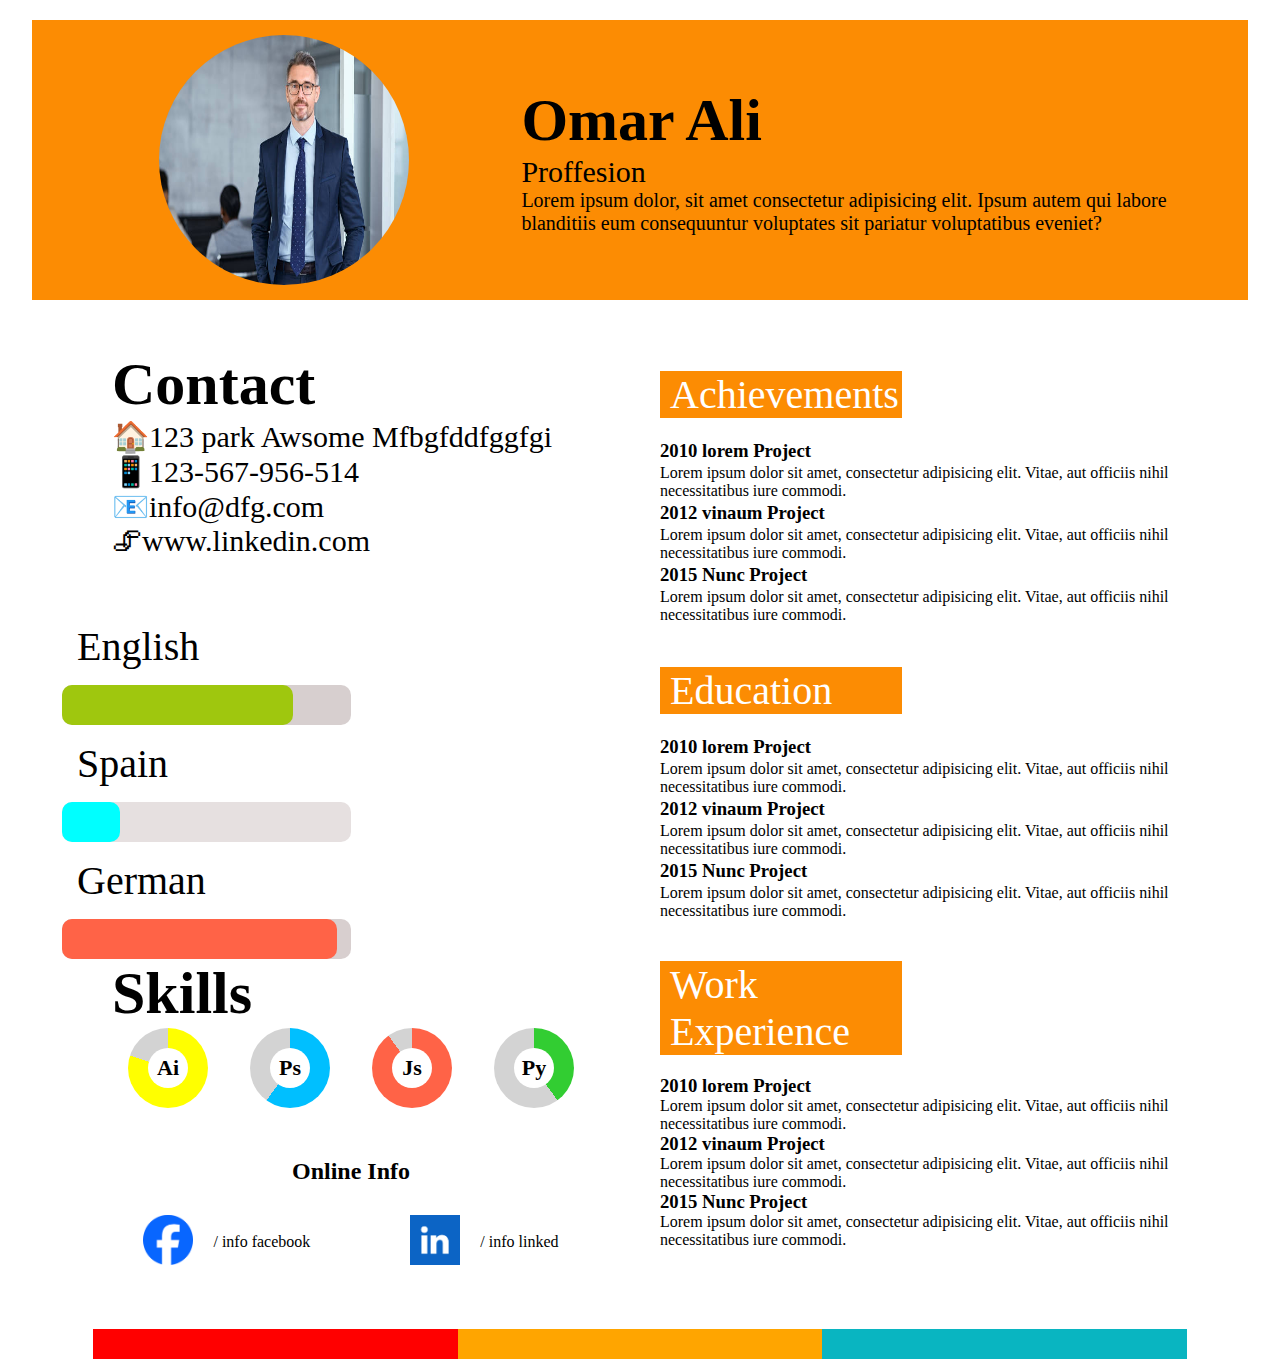
<file: HTML5/lab 3/index.html>
<!DOCTYPE html>
<html lang="en">
<head>
    <meta charset="UTF-8">
    <meta name="viewport" content="width=device-width, initial-scale=1.0">
    <link rel="stylesheet" href="main.css">
    <title>CV</title>
</head>
<body>
    <nav>
        <div class="nav-header">
            <div class="nav-img">
                <img src="./profile.jpg" alt="">
            </div>
            <div class="nav-des">
                <h1>Omar Ali</h1>
                <span>Proffesion</span>
                <p>Lorem ipsum dolor, sit amet consectetur adipisicing elit. Ipsum autem qui labore blanditiis eum consequuntur voluptates sit pariatur voluptatibus eveniet?</p>

            </div>
        </div>

    </nav>
    <section class="main-content">
        <div class="left">
            <div class="contact">
                <h2>Contact</h2>
                <p>🏠123 park Awsome Mfbgfddfggfgi</p>
                <p>📱123-567-956-514</p>
                <p>📧info@dfg.com</p>
                <p>🖇www.linkedin.com</p>
            </div>
            <div class="language">
                <p>English</p>
                <div class="english">
                    <div></div>
                </div>
                <p>Spain</p>
                <div class="spain">
                    <div></div>
                </div>
                <p>German</p>
                <div class="german">
                    <div>
                        
                    </div>
                </div>
            </div>
            <div class="skills">

                <h2>Skills</h2>
                <div class="skills-items">

                        <div class="skill-circle yellow">
                            <span>Ai</span>
   
                    </div>
                    
                        <div class="skill-circle blue">
                            <span>Ps</span>

                    </div>

                        <div class="skill-circle red">
                            <span>Js</span>
                        </div>

                        <div class="skill-circle green">
                            <span>Py</span>
                        </div>
                    </div>

                </div>
                <div class="onlineitems">
                    <h2>Online Info</h2>
                    <div class="onlineinfo">
                    <div class="face">
                        <a href="www.facebook.com">
                             <img src="./download.png" alt=""></a>
                        <span> / info    facebook  </span>
                </div>
               <div class="face"><a href="www.facebook.com"> <img src="./linked.png" alt=""></a>
                    <span> / info    linked  </span></div>
                </div></div>
            </div>
            <div class="right">
                <div class="achievements">
                    <div class="right-header"><span>Achievements</span></div>
                    <h3>2010 lorem Project</h3>
                    <p>Lorem ipsum dolor sit amet, consectetur adipisicing elit. Vitae, aut officiis nihil necessitatibus iure commodi.</p>
                    <h3>2012 vinaum Project</h3>
                    <p>Lorem ipsum dolor sit amet, consectetur adipisicing elit. Vitae, aut officiis nihil necessitatibus iure commodi.</p>
                    <h3>2015 Nunc Project</h3>
                    <p>Lorem ipsum dolor sit amet, consectetur adipisicing elit. Vitae, aut officiis nihil necessitatibus iure commodi.</p>
                </div>
                <div class="education"><div class="right-header"><span>Education</span></div>
                    <h3>2010 lorem Project</h3>
                    <p>Lorem ipsum dolor sit amet, consectetur adipisicing elit. Vitae, aut officiis nihil necessitatibus iure commodi.</p>
                    <h3>2012 vinaum Project</h3>
                    <p>Lorem ipsum dolor sit amet, consectetur adipisicing elit. Vitae, aut officiis nihil necessitatibus iure commodi.</p>
                    <h3>2015 Nunc Project</h3>
                    <p>Lorem ipsum dolor sit amet, consectetur adipisicing elit. Vitae, aut officiis nihil necessitatibus iure commodi.</p>
                </div>
                <div class="work-Experience"><div class="right-header"><span>Work Experience</span></div>
                    <h3>2010 lorem Project</h3>
                    <p>Lorem ipsum dolor sit amet, consectetur adipisicing elit. Vitae, aut officiis nihil necessitatibus iure commodi.</p>
                    <h3>2012 vinaum Project</h3>
                    <p>Lorem ipsum dolor sit amet, consectetur adipisicing elit. Vitae, aut officiis nihil necessitatibus iure commodi.</p>
                    <h3>2015 Nunc Project</h3>
                    <p>Lorem ipsum dolor sit amet, consectetur adipisicing elit. Vitae, aut officiis nihil necessitatibus iure commodi.</p>
                </div>
        </div>
    </section>
    <div class="footer">
        <div class="footer-red"></div>
        <div class="footer-blue"></div>
        <div class="footer-green"></div>
    </div>
</body>
</html>
</file>
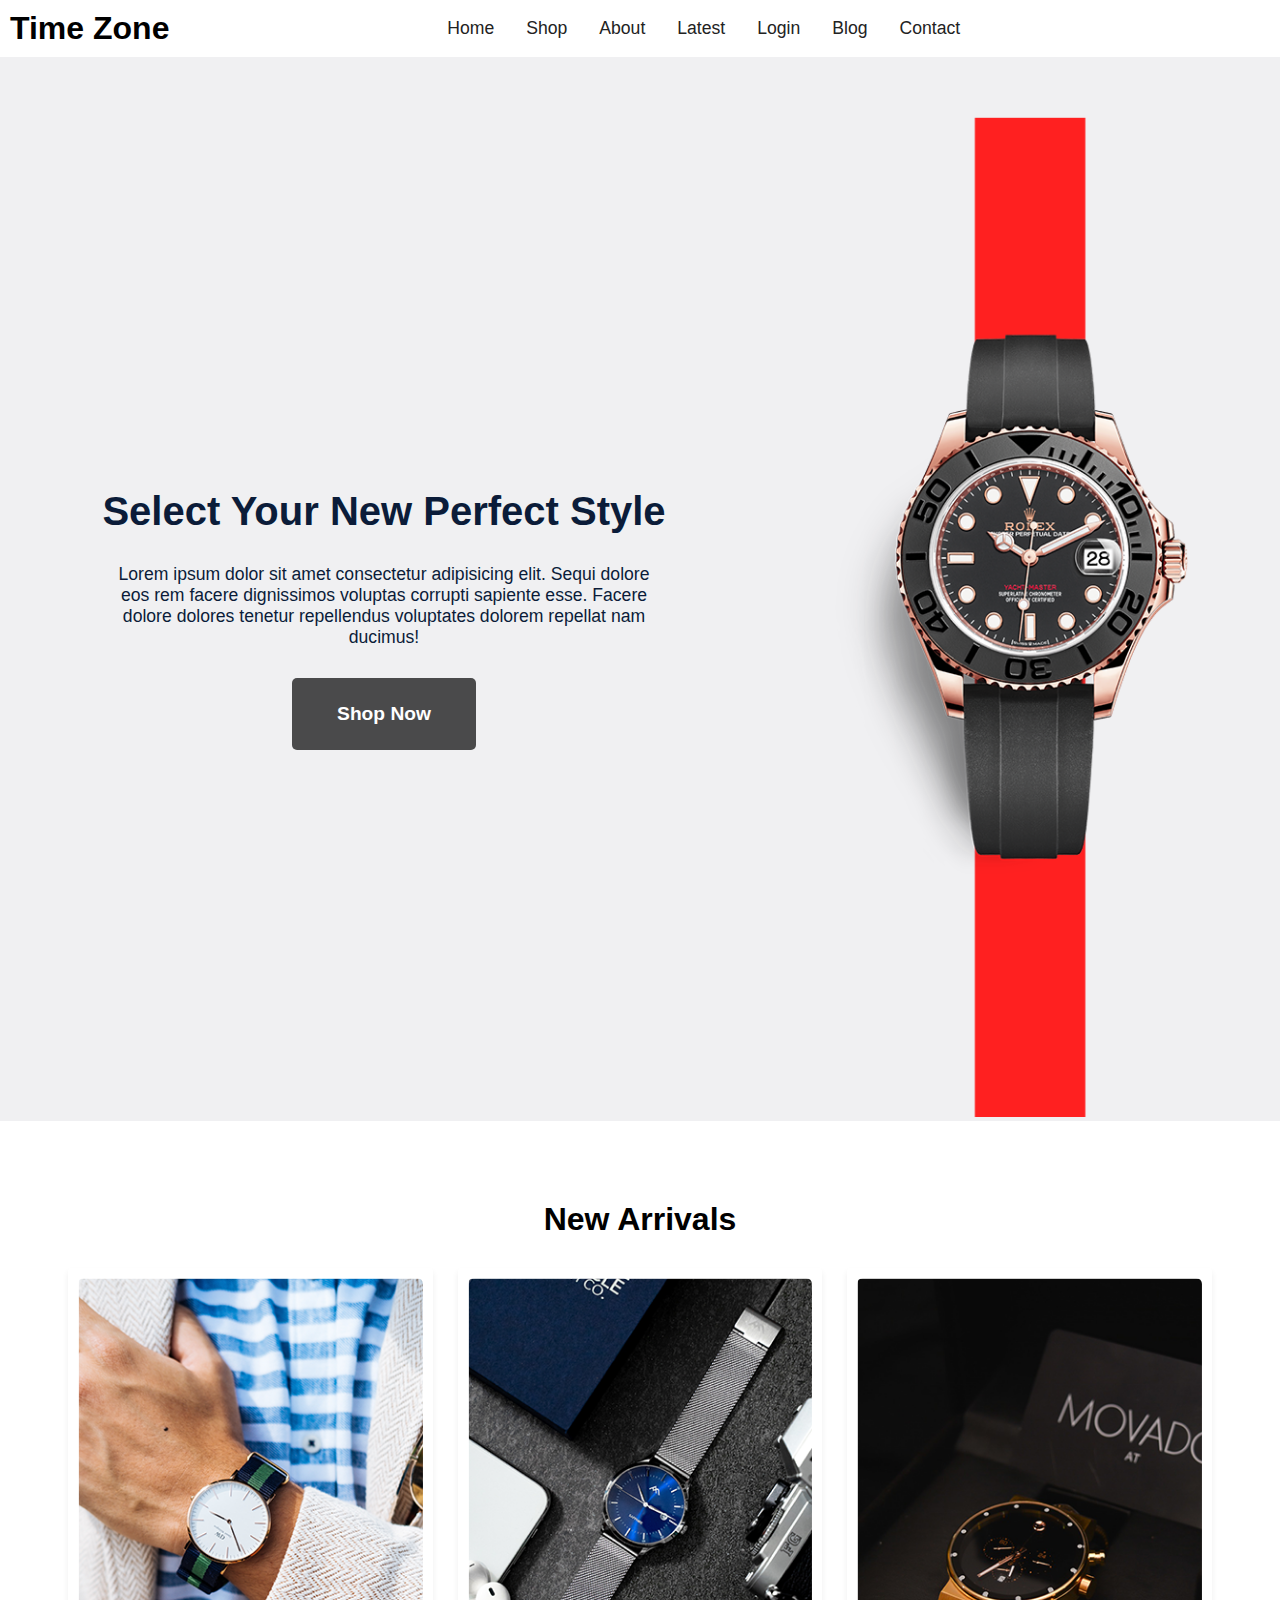
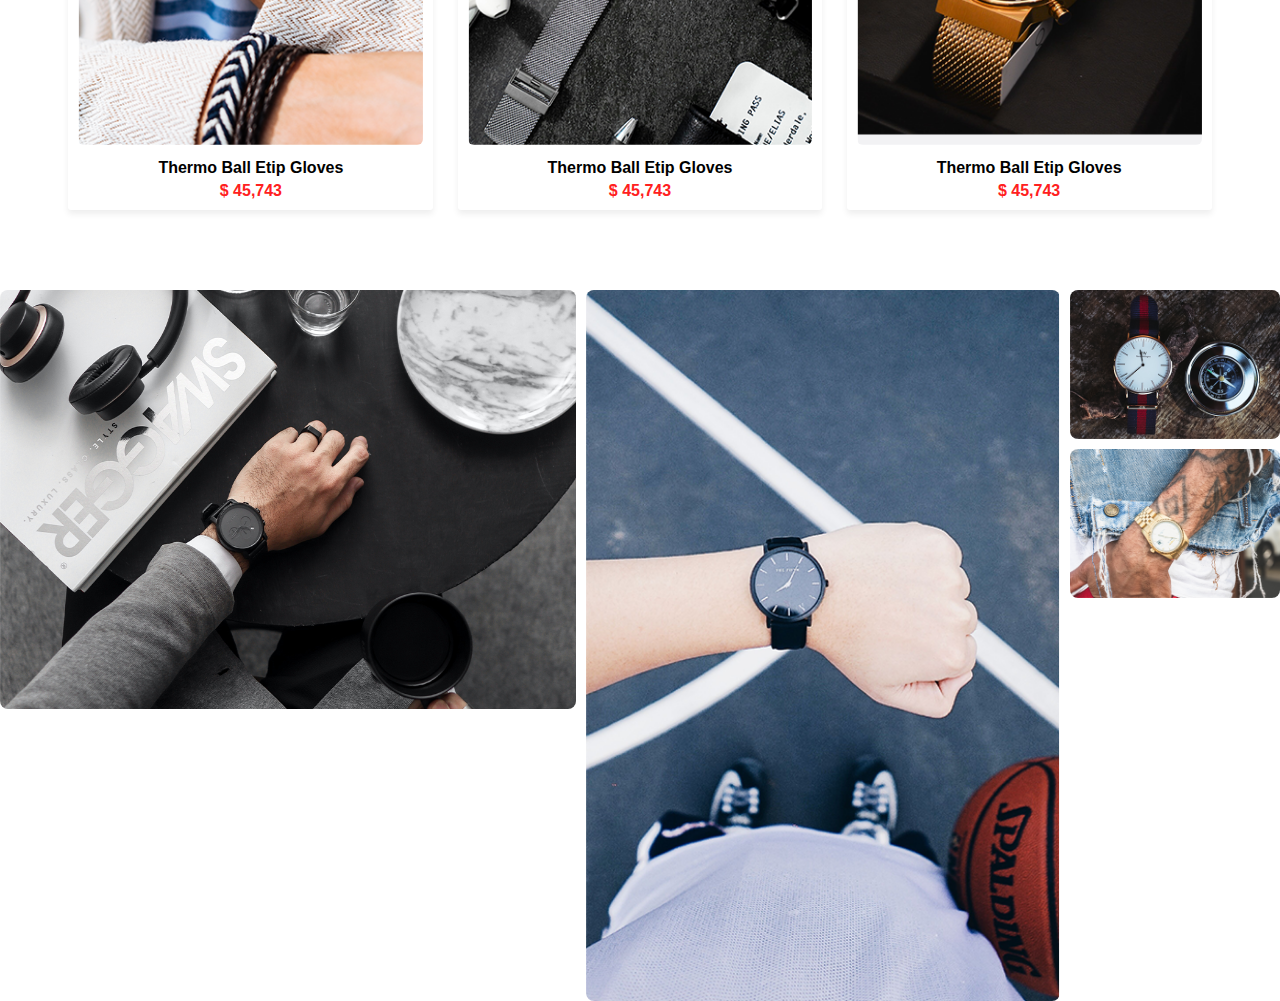
<file: HTML5/lab2/index.html>
<!DOCTYPE html>
<html lang="en">
<head>
    <meta charset="UTF-8">
    <meta name="viewport" content="width=device-width, initial-scale=1.0">
    <title>Time Zone Shop</title>
    <link rel="stylesheet" href="main.css">


</head>
<body>

    <nav id="main-nav">
        <div id="brand">Time Zone</span></div>
        <ul id="nav-links">
            <li><a href="#">Home</a></li>
            <li><a href="#">Shop</a></li>
            <li><a href="#">About</a></li>
            <li><a href="#">Latest</a></li>
            <li><a href="#">Login</a></li>
            <li><a href="#">Blog</a></li>
            <li><a href="#">Contact</a></li>
        </ul>
        <ul id="nav-icons">
            <li><a href="#"><i class="fa-solid fa-magnifying-glass"></i></a></li>
            <li><a href="#"><i class="fa-regular fa-user"></i></a></li>
            <li><a href="#"><i class="fa-solid fa-cart-arrow-down"></i></a></li>
        </ul>

    </nav>

    <section id="hero">
        <div id="hero-content">
            <h1 id="main-heading">Select Your New Perfect Style</h1>
            <p id="main-description">Lorem ipsum dolor sit amet consectetur adipisicing elit. Sequi dolore eos rem facere dignissimos voluptas corrupti sapiente esse. Facere dolore dolores tenetur repellendus voluptates dolorem repellat nam ducimus!</p>
            <button id="shop-btn">Shop Now</button>
        </div>
        <div id="hero-image">
            <img src="watch.png" alt="Watch">
        </div>
    </section>

    <section id="arrivals">
        <h2 id="arrivals-title">New Arrivals</h2>
        <div id="arrivals-list">
            <div class="arrival-item">
                <img src="new_product1.png" alt="">
                <p class="arrival-name">Thermo Ball Etip Gloves</p>
                <p class="arrival-price">$ 45,743</p>
            </div>
            <div class="arrival-item">
                <img src="new_product2.png" alt="">
                <p class="arrival-name">Thermo Ball Etip Gloves</p>
                <p class="arrival-price">$ 45,743</p>
            </div>
            <div class="arrival-item">
                <img src="new_product3.png" alt="">
                <p class="arrival-name">Thermo Ball Etip Gloves</p>
                <p class="arrival-price">$ 45,743</p>
            </div>
        </div>
    </section>

    <section id="gallery">
        <div id="gallery-images">
            <img src="gallery1.png" alt="">
            <img src="gallery2.png" alt="">
            <div id="gallery-side">
                <img src="gallery3.png" alt="">
                <img src="gallery4.png" alt="">
            </div>
        </div>
    </section>

</body>
</html>
</file>
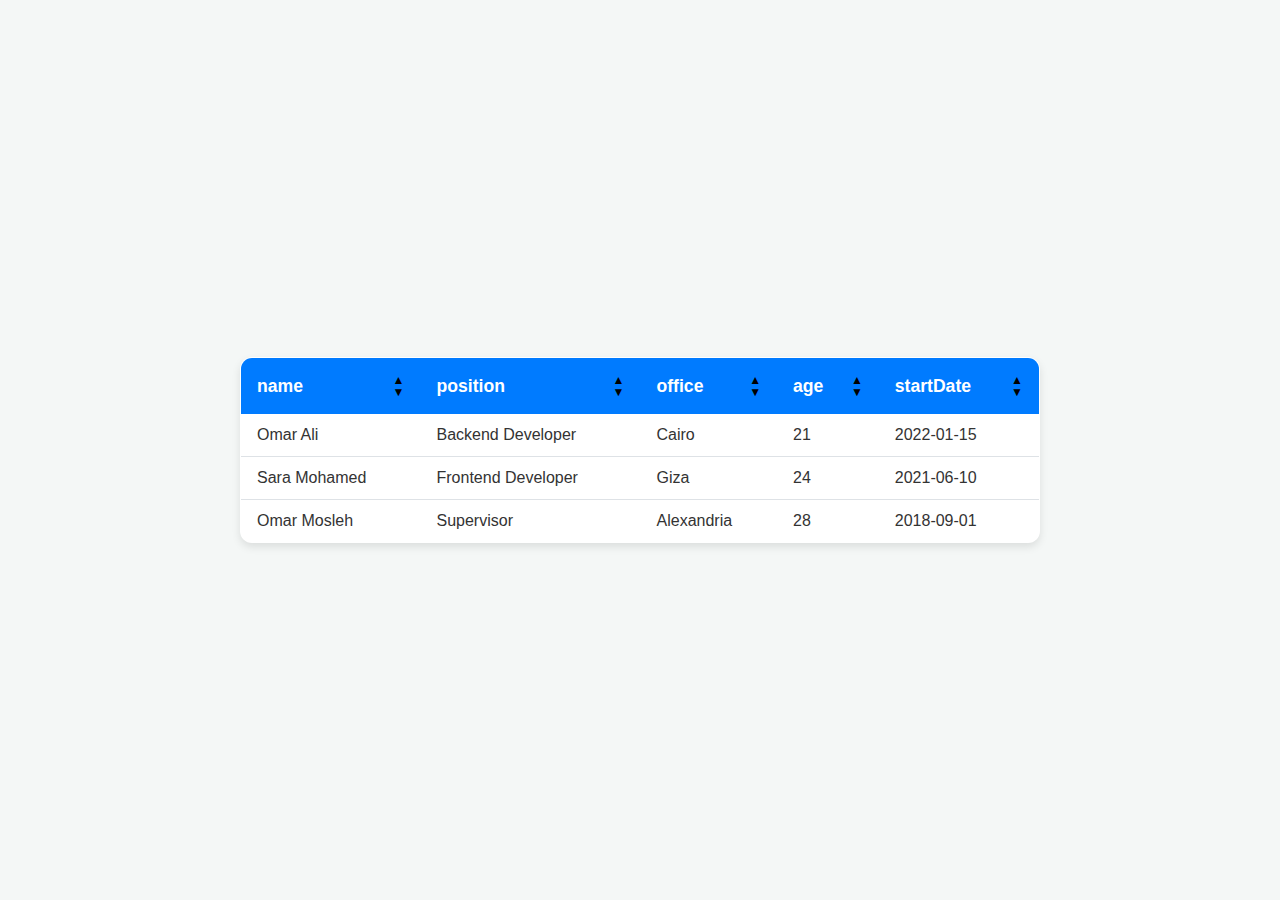
<file: Js labs/day 6/index.html>
<!DOCTYPE html>
<html lang="en">
<head>
    <meta charset="UTF-8">
    <meta name="viewport" content="width=device-width, initial-scale=1.0">
    <title>Document</title>
    <link rel="stylesheet" href="main.css">
    <link rel="" href="">
</head>
<body>
    <table id="data-table" border="1" cellpadding="8">
    <thead>
      <tr id="table-header"></tr>
    </thead>
    <tbody id="table-body"></tbody>
  </table>



    <script src="script.js"></script>
</body>
</html>
</file>
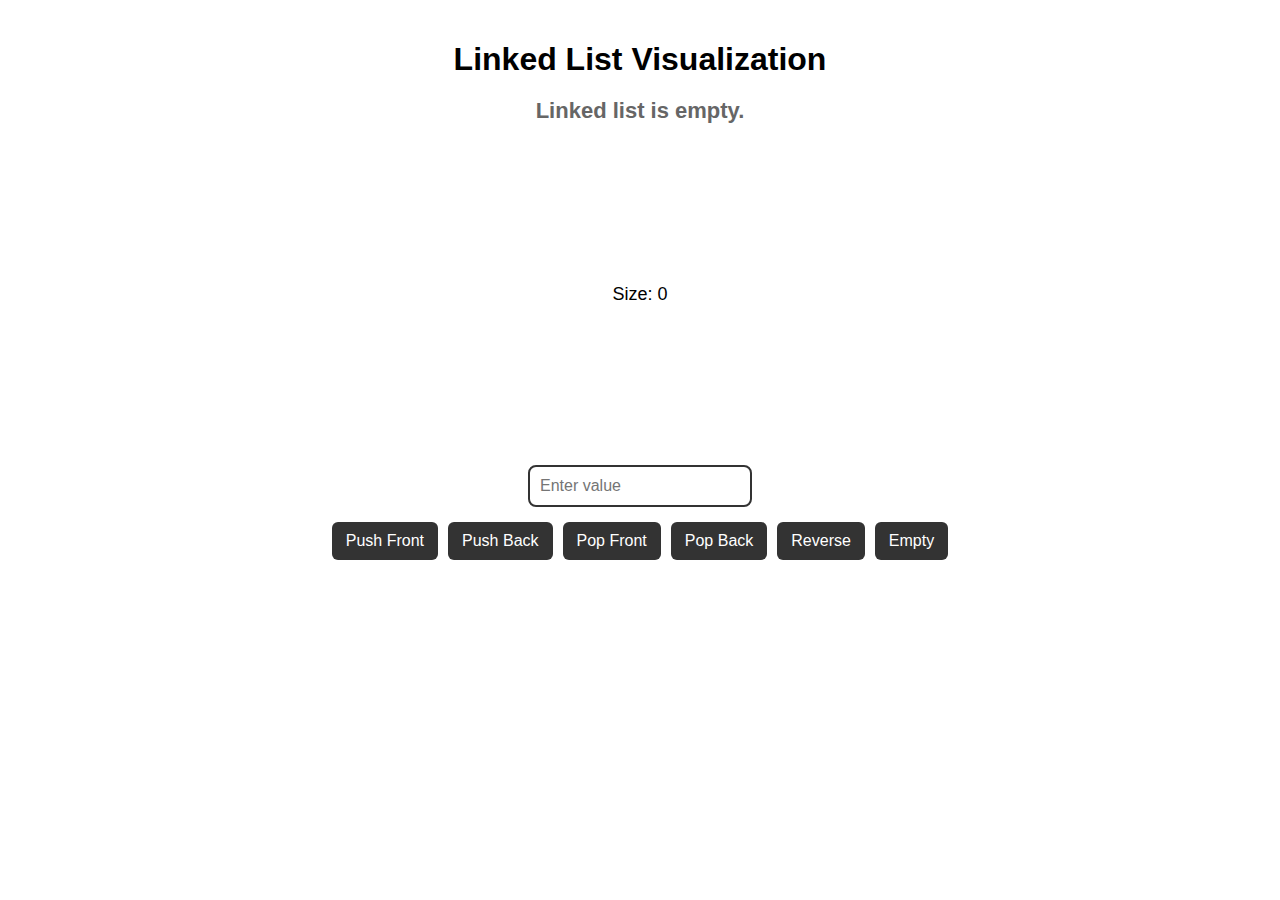
<file: Js labs/linked/index.html>
<!DOCTYPE html>
<html lang="en">
<head>
  <meta charset="UTF-8">
  <title>Linked List Visualization</title>
  <link rel="stylesheet" href="style.css">
</head>
<body>
  <h1>Linked List Visualization</h1>
  <div id="message">Linked list is empty.</div>
  <div id="list-container"></div>
  <div id="size-display">Size: 0</div>
  <div id="reversed-container"></div>
  <div id="controls">
    <input type="text" id="valueInput" placeholder="Enter value">
    <div class="buttons">
      <button onclick="pushFront()">Push Front</button>
      <button onclick="pushBack()">Push Back</button>
        <button onclick="popFront(this)">Pop Front</button>
        <button onclick="popBack(this)">Pop Back</button>

      <button onclick="reverseListAnimation()">Reverse</button>
       <button onclick="emptyList()">Empty</button>
    </div>
  </div>

  <script src="script.js"></script>
</body>

</html>
</file>
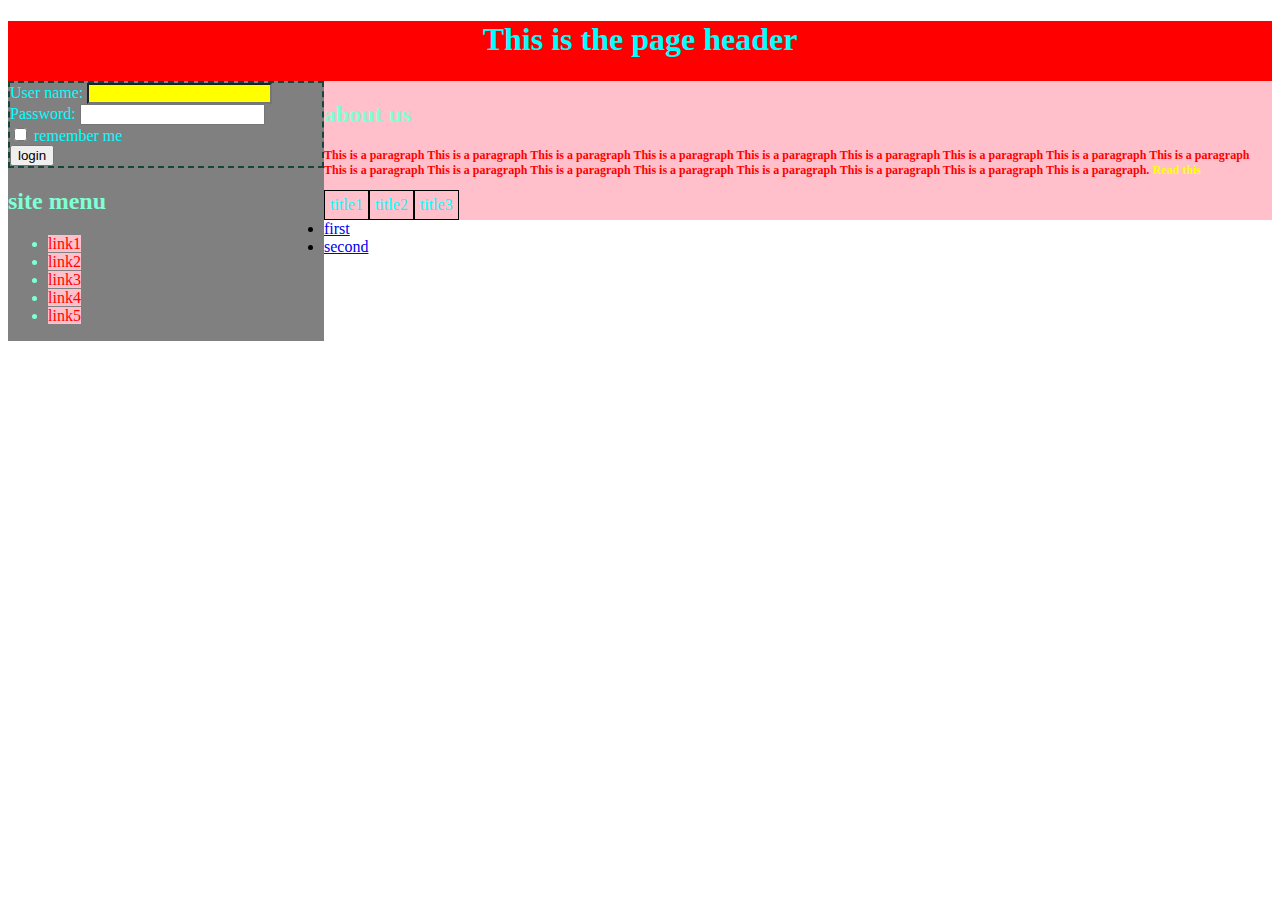
<file: Client side/lab 2/HTML Page to Apply CSS.html>
<!DOCTYPE html>
<html>
<head>
	<title> CSS magic</title>
	<link rel="stylesheet" href="main.css">
	<style>
		.none_bullet_list{
			list-style-type: none;
		}
		
		#linksbar>ul>li>a{
			color: red;
			background-color: pink;
			text-decoration: none;
		}
		#linksbar>ul>li>a:hover{
			color: pink;
			background-color: red;
			text-decoration: none;
		}
		#content>h2+p{
			font-weight: bold;
			font-size: 12px;

		}
		#loginform{
			border: 2px dashed rgb(20, 70, 60);
			
		}
		input[type="text"] {
    background-color: yellow;
}

		input[type="text"]:focus {
			background-color: white;
		}
		.tabled-bordered {
			display: table-cell;
			padding: 5px;
			border: 1px solid black;
		}
		span p::after {
			content: " Read this";
			color: yellow;
		}
		/* its now red  */
		#aboutus {
			color: red !important;
		}


/* this one is the one which is applied same specifity but this one is the last one in lines  */
		span#content > #aboutus {
			color: yellow;
		}

		</style>
</head>
<body>
<div id="header" style="width:100%; height:60px; background-color:red;">		<h1>This is the page header</h1>
	</div>
	<span id="linksbar" style="width: 25%;  background-color: grey; float: left; margin: 0; padding: 0;">
		<div id="loginform" >
			User name: <input type="text"/>
			</br>
			Password: <input type="password"/>
			<br/>
			<input type="checkbox" /> remember me
			<br/>
			<button>login</button>
		</div>
		<h2> site menu</h2>
		<ul>
			<li><a href="#">link1</a></li>
			<li><a href="#">link2</a></li>
			<li><a href="#">link3</a></li>
			<li><a href="#">link4</a></li>
			<li><a href="#">link5</a></li>
		</ul>
	</span>
	<span id="content" style="width:75%; height:70%; background-color:pink; float:left;">
		<h2> about us</h2>
		<p id="aboutus">
			This is a paragraph This is a paragraph This is a paragraph This is a paragraph This is a paragraph This is a paragraph This is a paragraph This is a paragraph This is a paragraph This is a paragraph This is a paragraph This is a paragraph This is a paragraph This is a paragraph This is a paragraph This is a paragraph This is a paragraph.
		</p>
		
		<div id="titles">
			<span class="tabled-bordered">title1</span>
			<span class="tabled-bordered">title2</span>
			<span class="tabled-bordered">title3</span>
		</div>



	</span>
	<ul class="none-bullet-list">
		<li><a href="#">first</a></li>
		<li><a href="#">second</a></li>

	</ul>


</body>
</html>
</file>
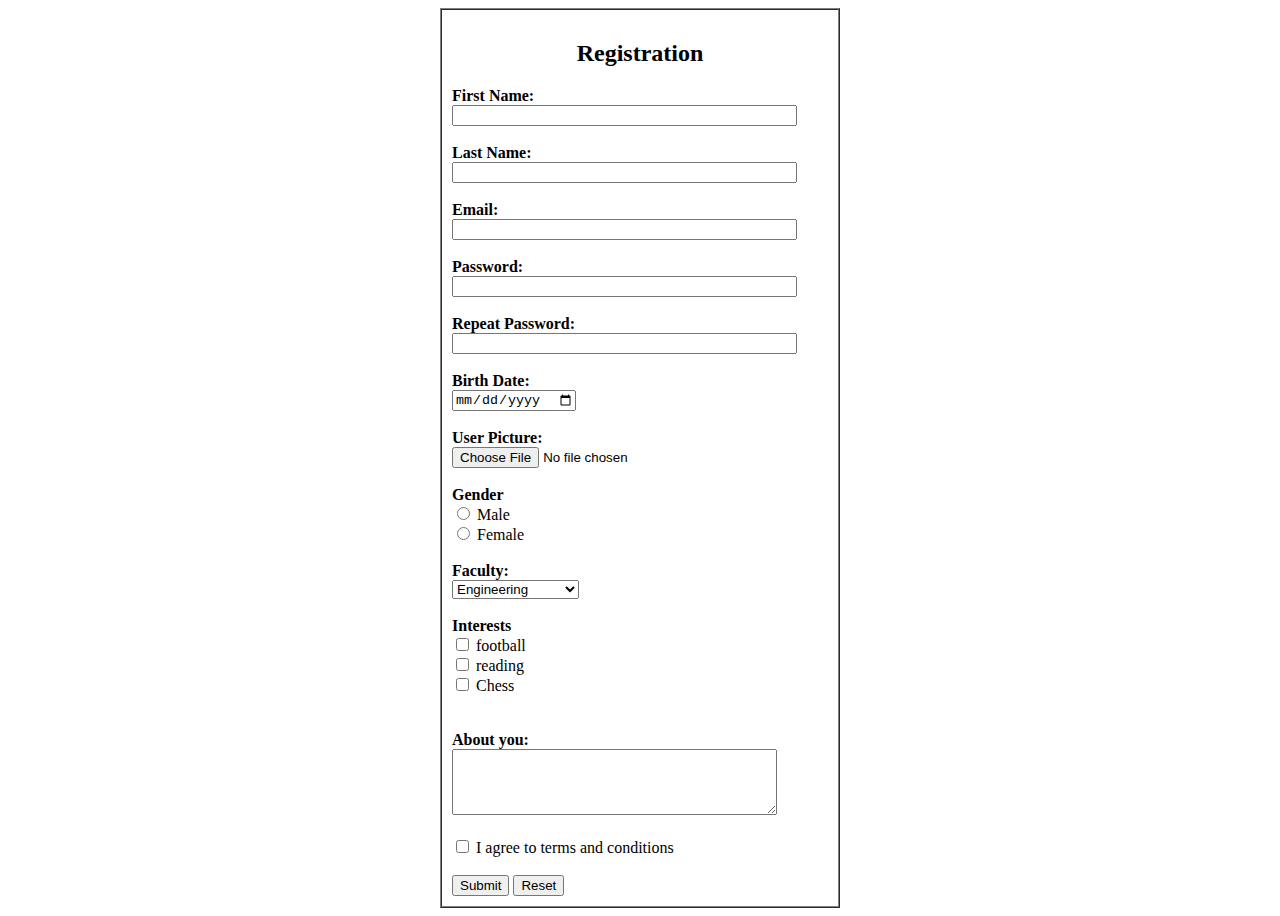
<file: Client side/lab 2/register.html>
<!DOCTYPE html>
<html lang="en">
<head>
<meta charset="UTF-8">
<title>Registration</title>
</head>
<body >

<center>
<table border="1" cellpadding="10" cellspacing="0" width="400" bgcolor="white">

        <td>
            <center><h2>Registration</h2></center>

            <form action="./thanku.html" method="get">
                <b>First Name:</b><br>
                <input type="text" name="fname" size="40" required><br><br>

                <b>Last Name:</b><br>
                <input type="text" name="lname" size="40" required><br><br>

                <b>Email:</b><br>
                <input type="email" name="email" size="40" required><br><br>

                <b>Password:</b><br>
                <input type="password" name="password" size="40" required><br><br>

                <b>Repeat Password:</b><br>
                <input type="password" name="rpassword" size="40" required><br><br>

                <b>Birth Date:</b><br>
                <input type="date" name="birthdate" required><br><br>

                <b>User Picture:</b><br>
                <input type="file" name="picture"><br><br>

                    <label><b>Gender</b></label><br>
                    <input type="radio" name="gender" value="Male"> Male<br>
                    <input type="radio" name="gender" value="Female"> Female
                <br>
                <br>

                <b>Faculty:</b><br>
                <select name="faculty">
                    <option>Engineering</option>
                    <option>computer science</option>
                    <option>arts</option>
                </select>
                <br><br>

                    <label><b>Interests</b></label><br>
                    <input type="checkbox" name="interest" value="football"> football<br>
                    <input type="checkbox" name="interest" value="reading"> reading<br>
                    <input type="checkbox" name="interest" value="chess"> Chess
                <br><br>
                <br>

                <b>About you:</b><br>
                <textarea name="about" cols="38" rows="4"></textarea><br><br>

                <input type="checkbox" name="terms"> I agree to terms and conditions
                <br><br>

                
                    <input type="submit" value="Submit">
                    <input type="reset" value="Reset">
                
            </form>
        </td>

</table>
</center>

</body>
</html>
</file>
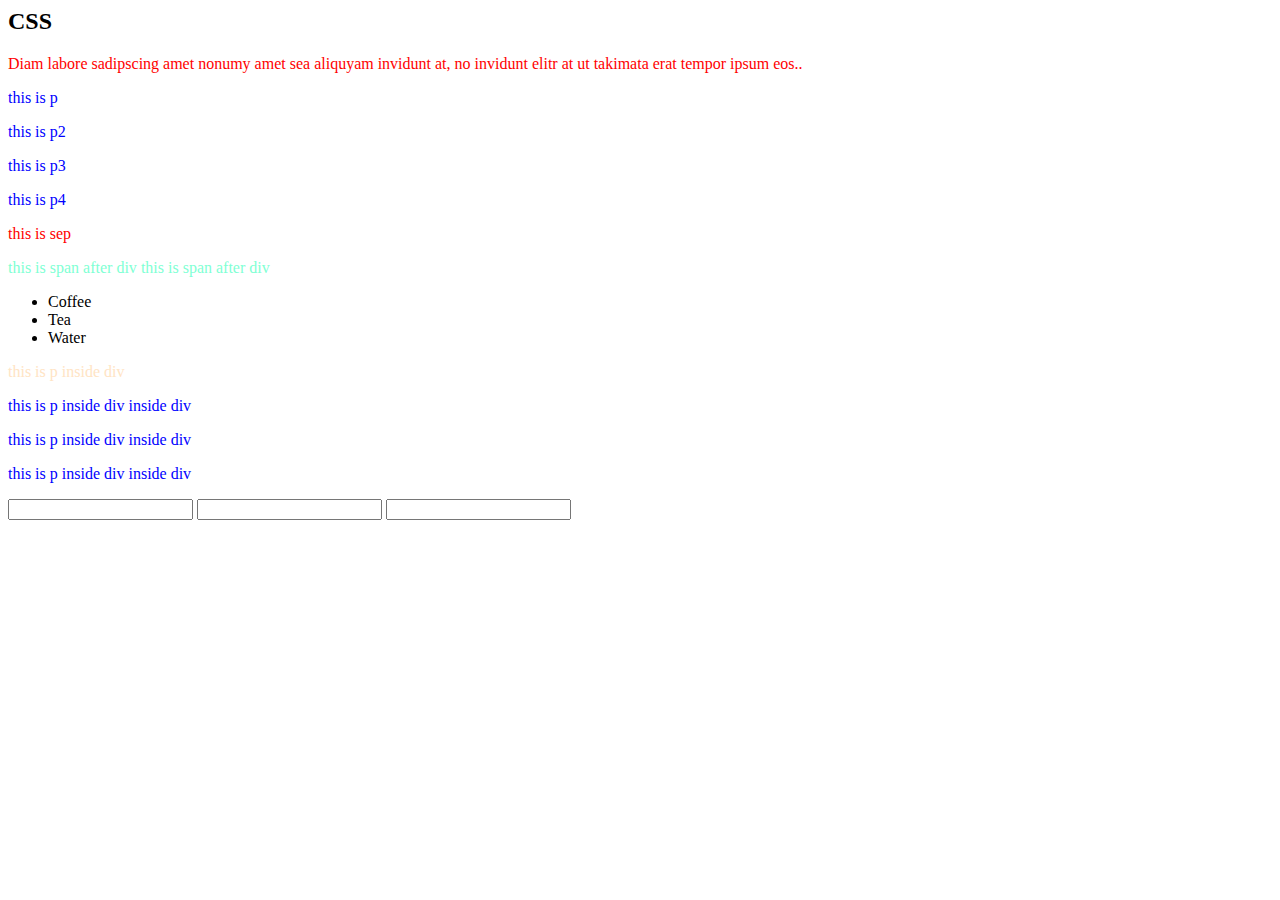
<file: Client side/lab 2/selectors lab.html>
<html>
    <head>
        <title>
            D02
        </title>
      
  <link rel="stylesheet" href="main.css">
    </head>
    <body>
        <h2 class="myClass">
            CSS 
        </h2>
        <p id="myP" >
            Diam labore sadipscing amet nonumy amet sea aliquyam invidunt at, no invidunt elitr at ut takimata erat tempor ipsum eos..
        </p>
        <div id="container">
            <p>this is p</p>
            <p class="myClass">this is p2</p>
            <p>this is p3</p>
            <p>this is p4</p>
        </div>
        <p>this is sep</p>
        <span>this is span after div</span>
        <span>this is span after div</span>
        <ul>
            <li>
                Coffee
            </li>
            <li class="myClass mainClass">
                Tea
            </li>
            <li>
                Water
            </li>
        </ul>
        <div id="mydiv">
            <p class="mainClass">this is p inside div </p>
            <div>
                <p class="mainClass">this is p inside div inside div</p>
                <p>this is p inside div inside div</p>
                <p>this is p inside div inside div</p>
            </div>
        </div>

        <form>
            <input type="text" class="myClass" name="fname" >
            <input type="text" name="age" >
            <input type="password" name="age" >
        </form>
    </body>

</html>
</file>
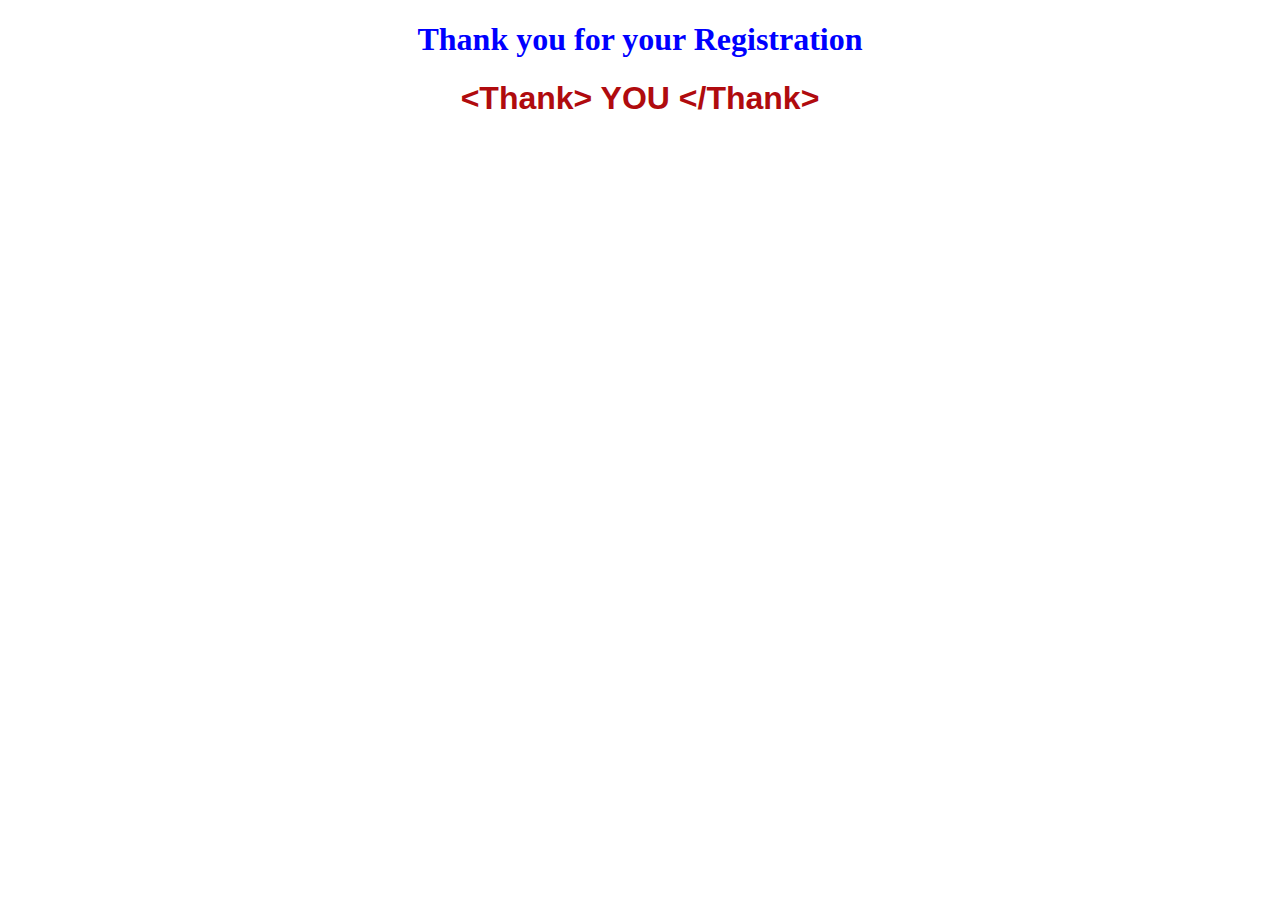
<file: Client side/lab 2/thanku.html>
<!DOCTYPE html>
<html lang="en">
<head>
    <meta charset="UTF-8">
    <meta name="viewport" content="width=device-width, initial-scale=1.0">
    <title>Document</title>
</head>
<body>
    <center>
        <h1><font face="times new roman" color="blue">Thank you for your Registration</font></h1>
    </center>
    <center>
        <h1><font face="Arial" color="burble">&lt;Thank&gt; YOU &lt;/Thank&gt;</font></h1>
    </center>
</body>
</html>
</file>
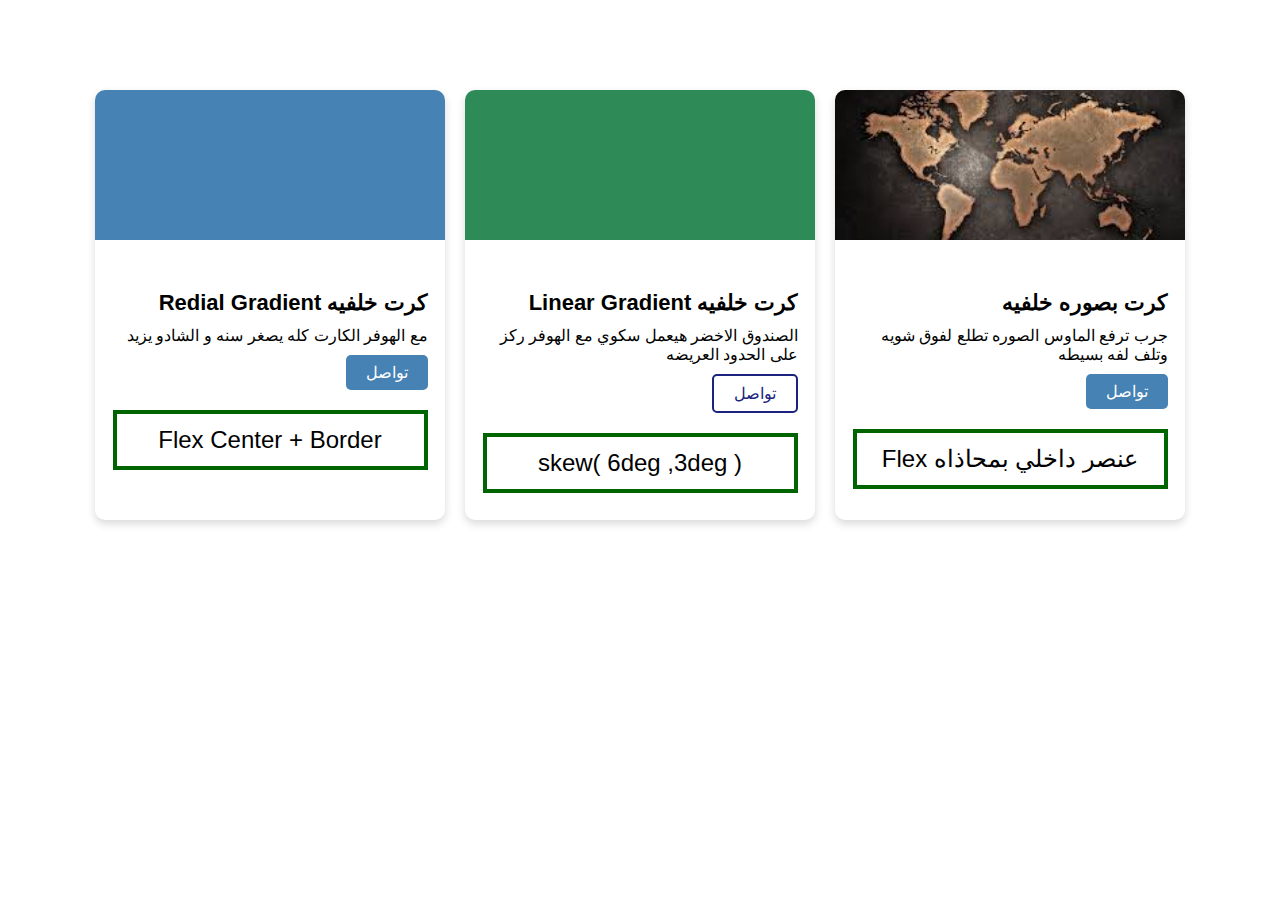
<file: HTML5/lab 1/index1.html>
<!DOCTYPE html>
<html lang="en">
  <head>
    <meta charset="UTF-8" />
    <meta name="viewport" content="width=device-width, initial-scale=1.0" />
    <title>Document</title>
    <style>
      .container {
        display: flex;
        gap: 20px;
        justify-content: center;
        margin-top: 10vh;
      }
      .square {
        width: 350px;
        height: 430px;
        background-color: #fff;
        color: white;
        font-size: 24px;
        font-family: sans-serif;
        display: flex;
        flex-direction: column;
        justify-content: flex-start;
        align-items: center;
        border-radius: 10px;
        overflow: hidden;
        box-shadow: 0 4px 8px rgba(0, 0, 0, 0.15);
        padding: 0;
      }
      .card-header {
        height: 150px;
        width: 100%;
        display: flex;
        align-items: center;
        justify-content: center;
        margin-bottom: 40px;
      }
      .blue-header {
        background: steelblue;
      }
      .green-header {
        background: seagreen;
      }
      .card-header img {
        width: 100%;
        height: 100%;
        object-fit: cover;
      }
      .card-title {
        width: 90%;
        margin-top: 10px;
        margin-bottom: 0;
        font-size: 22px;
        color: #000;
        text-align: right;
        font-weight: bold;
      }
      .card-description {
        width: 90%;
        font-size: 16px;
        color: #000;
        margin: 10px 0;
        text-align: right;
      }
      .card-button {
        width: 90%;
        display: flex;
        justify-content: flex-end;
        margin-bottom: 10px;
      }
      .card-button button {
        padding: 8px 20px;
        font-size: 16px;
        border: none;
        border-radius: 5px;
        background: steelblue;
        color: #fff;

      }
      .card-box {
        width: 90%;
        height: 60px;
        box-sizing: border-box;
        border: 4px solid #006400;
        border-radius: 0;
        background: #fff;
        color: #000;
        display: flex;
        align-items: center;
        justify-content: center;
        font-size: 24px;
        margin-top: 10px;
        margin-bottom: 10px;
      }
      #element1:hover {
        box-shadow: 0 8px 24px rgba(0, 0, 0, 0.3);
        transform: scale(0.96);
        transition: box-shadow 0.3s, transform 0.3s;
      }
      #element1 {
        transition: box-shadow 0.3s, transform 0.3s;
      }
      #element1:hover .card-title {
        color: steelblue;
      }

      #element2:hover .card-title {
        color: seagreen;
      }
      #element2 .card-button button {
        background: #fff;
        color: #1a237e;
        border: 2px solid #1a237e;
      }
      #element2:hover .card-button button {
        background: #1a237e;
        color: #fff;
      }
      #element2:hover .card-box {
        transform: skew(6deg, 3deg);
        transition: transform 0.3s;
      }
      #element2 .card-box {
        transition: transform 0.3s;
      }
      #element3 .card-header img {
        transition: transform 0.3s;
      }

      #element3:hover .card-header img {
        transform: translate(3px, -3px) rotate(2deg);
      }
      #element3:hover .card-title {
        color: seagreen;
      }
      #element3 .card-action button {
        transition: transform 0.3s;
      }

      #element3:hover .card-button button {
        transform: scale(1.08);
      }
    </style>
  </head>
  <body>
    <div class="container">
      <div id="element1" class="square">
        <div class="card-header blue-header"></div>
        <h3 class="card-title">
          <span class="gradient-text">Redial Gradient</span>
          <span class="arabic-text">كرت خلفيه</span>
        </h3>
        <div class="card-description">
          مع الهوفر الكارت كله يصغر سنه و الشادو يزيد
        </div>
        <div class="card-button"><button>تواصل</button></div>
        <div class="card-box">Flex Center + Border</div>
      </div>
      <div id="element2" class="square">
        <div class="card-header green-header"></div>
        <h3 class="card-title">
          <span >Linear Gradient</span>
          <span >كرت خلفيه</span>
        </h3>
        <div class="card-description">
          الصندوق الاخضر هيعمل سكوي مع الهوفر ركز على الحدود العريضه
        </div>
        <div class="card-button"><button>تواصل</button></div>
        <div class="card-box">skew( 6deg ,3deg )</div>
      </div>
      <div id="element3" class="square">
        <div class="card-header">
          <img src="./resources/download.jpeg" alt="Image Header" />
        </div>
        <h3 class="card-title">كرت بصوره خلفيه</h3>
        <div class="card-description">
          جرب ترفع الماوس الصوره تطلع لفوق شويه وتلف لفه بسيطه
        </div>
        <div class="card-button"><button>تواصل</button></div>
        <div class="card-box">Flex عنصر داخلي بمحاذاه</div>
      </div>
    </div>
  </body>
</html>
</file>
<file: HTML5/lab 3/main.css>
* {
    box-sizing: border-box;
    padding: 0%;
    margin: 0%;
    font-family: 'Segoe UI';
}

nav {
    width: 95%;
    margin: auto;
    height: 300px;
}

.nav-header {
    margin-top: 20px;
    background-color: rgb(252, 140, 3);
    display: flex;
    justify-content: space-evenly;
    align-items: center;
    padding: 15px;
}

.nav-img {
    display: flex;
    align-items: center;
    justify-content: center;
    border-radius: 50%;
    width: 40%;
    overflow: hidden;
}

.nav-img img {
    border-radius: 50%;
    width: 250px;
    height: 250px;
}

.nav-des {
    width: 60%;
    padding: 20px 50px 20px 0;
}

.nav-des h1 {
    font-size: 60px;
}

.nav-des span {
    font-size: 30px;

}

.nav-des p {
    font-size: 20px;

}
.main-content{
    width: 95%;
    display: flex;
    justify-content: space-between;
    margin: auto;
    /* height: 90vh; */

    padding: 30px;
}

.left{
width: 50%;
}
.right{
    width: 50%;
    display: flex;
    flex-direction: column;
    align-items: flex-start;
}
    .right > div {
  flex: 1; 
  display: flex;
  flex-direction: column;
  justify-content: space-around; 
  padding: 20px;
  box-sizing: border-box;
}
.contact{
    padding: 0 50px 50px 50px;
    /* text-align: center; */
}
.contact h2{
font-size: 60px;
}
.contact p{
    font-size: 30px;
}
.english{
    width: 50%;
    background-color:#b8a8a88e ;
    height: 40px;
    border-radius: 10px;
    position: relative;
}
.spain{
    width: 50%;
    background-color:#d3c7c78e ;
    height: 40px;
    border-radius: 10px;
    position: relative;
}
.german{
    width: 50%;
    background-color:#b9a8a88e ;
    height: 40px;
    border-radius: 10px;
    position: relative;
}
.language p {
    font-size: 40px;
    padding: 15px;
}
.english div{
    border-radius: 10px;
    position: absolute;
    background-color: rgb(159, 199, 14);
    height: 100%;
    width: 80%;
}
.spain div{
    border-radius: 10px;
    position: absolute;
    background-color: aqua;
    height: 40px;
    width: 20%;
}
.german div{
    border-radius: 10px;
    position: absolute;
    background-color: tomato;
    height: 40px;
    width: 95%;
}
.skills{
    padding: 0 50px 50px 50px;
}
.skills h2
{
    font-size: 60px;
}
.skills-items{
    display: flex;
    align-items: center;
    justify-content: space-between;
}

.skills-items {
  display: flex;
  justify-content: space-around;
  gap: 10px;
}

.skill-circle {
  width: 80px;
  height: 80px;
  border-radius: 50%;
  display: flex;
  align-items: center;
  justify-content: center;
  font-size: 22px;
  font-weight: bold;
  color: black;
  position: relative;
}


.skill-circle.yellow {
  background: conic-gradient(yellow 0% 80%, lightgray 80% 100%);
}
.skill-circle.blue {
  background: conic-gradient(deepskyblue 0% 60%, lightgray 60% 100%);
}
.skill-circle.red {
  background: conic-gradient(tomato 0% 90%, lightgray 90% 100%);
}
.skill-circle.green {
  background: conic-gradient(limegreen 0% 40%, lightgray 40% 100%);
}

.skill-circle::before {
  content: "";
  position: absolute;
  inset: 20px;   
  background: white; 
  border-radius: 50%;
}

.skill-circle span {
  position: relative;
}
.onlineinfo{
    display: flex;
    align-items: center;
    justify-content: center;
    gap: 100px;
    margin-top: 30px;
}
.face{
    display: flex;
    align-items: center;
    justify-content: center;}
.face img{
    width: 50px;
    height: 50px;
    margin-right: 20px;
}
.footer{
    width: 95%;
    margin-bottom: 0px  ;
    margin: auto;
    display: flex;
    justify-content: center;
}
.footer-red{
    background-color: red;
    height: 30px;
    width: 30%;
    margin-top: 30px;
}
.footer-blue{
    background-color: orange;
    height: 30px;
    width: 30%;
    margin-top: 30px;
}.footer-green{
    background-color: rgb(9, 181, 193);
    height: 30px;
    width: 30%;

    margin-top: 30px;
}
.onlineitems {
     /* padding: 0 50px 50px 50px; */
     display: flex;
     flex-direction: column;
     align-items: center;
     text-align: left;
}
.right-header{
    display: flex;
    flex-direction: column;
    
    font-size: 40px;

    margin-bottom: 20px;
    color: white;
    background-color: rgb(252, 140, 3);
    width:45%;
}
.right-header span{
    margin-left: 10px;
}
.right-header {
    display: flex;
    flex-direction: column;
    align-items: flex-start;
}
</file>
<file: HTML5/lab2/main.css>
* {
    margin: 0;
    padding: 0;
    box-sizing: border-box;
    list-style: none;
    text-decoration: none;
    font-family: "Trebuchet MS", Arial, sans-serif;
}

body {
    overflow-x: hidden;
}

#main-nav {
    width: 100%;
    display: flex;
    align-items: center;
    justify-content: space-between;
    padding: 10px;
    background: #fff;
    position: relative;
    z-index: 10;
}

#brand {
    font-size: 2rem;
    font-weight: bold;
}

#nav-links {
    display: flex;
    gap: 2rem;
    font-size: 1.1rem;
}

#nav-links a {
    color: #222;
    transition: border-bottom 0.3s;
}

#nav-icons {
    display: flex;
    gap: 1rem;
}

#nav-icons a {
    color: #222;
    font-size: 1.2rem;
}

#menu-toggle {
    width: 40px;
    height: 40px;
    display: none;
    flex-direction: column;
    justify-content: center;
    gap: 7px;
}

#menu-toggle span {
    display: block;
    height: 4px;
    width: 80%;
    background: #7e7979;
    border-radius: 2px;
}

#hero {
    display: flex;
    background: #f0f0f2;
    padding: 60px 0 0 0;
    align-items: center;
    justify-content: space-between;
}

#hero-content {
    width: 60%;
    text-align: center;
    display: flex;
    flex-direction: column;
    gap: 30px;
    align-items: center;
    justify-content: center;
}

#main-heading {
    color: #0b1c39;
    font-size: 2.5rem;
    width: 80%;
    margin: auto;
    animation: mai 1.2s linear ;
}

@keyframes mai {
    0% {
        opacity: 0;
        transform: translateY(-50px);
    }

    100% {
        opacity: 1;
        transform: translateY(0);
    }
}

#main-description {
    color: #0b1c39;
    font-size: 1.1rem;
    width: 70%;
    font-weight: 400;
    animation: leftleft 1.5s ease;
}

@keyframes leftleft {
    0% {
        opacity: 0;
        transform: translateX(-80px); 
    }
    100% {
        opacity: 1;
        transform: translateX(0); 
    }
}



#shop-btn {
    cursor: pointer;
    padding: 25px 45px;
    border-radius: 5px;
    background: #4a4a4b;
    color: #fff;
    font-size: 1.2rem;
    font-weight: bold;
    border: none;
    transition: transform 0.5s;
    animation: ref 1.5s;
}

#shop-btn:hover {
    background: #ff2020;
}

@keyframes ref {
    0% {
        transform: scale(0.5);
        opacity: 0;
    }

    50% {
        transform: scale(1.2);
    }

    70% {
        transform: scale(0.80);
    }

    100% {
        transform: scale(1);
        opacity: 1;
    }
}

#hero-image {
    width: 35%;

}

#hero-image img {
    width: 80%;
    height: 1000px;
    object-fit: contain;
}

#arrivals {
    width: 95%;
    margin: 80px auto 0 auto;
}

#arrivals-title {
    font-size: 2rem;
    margin-bottom: 30px;
    text-align: center;
}

#arrivals-list {
    display: flex;
    gap: 2%;
    justify-content: center;
}

.arrival-item {
    width: 30%;
    background: #fff;
    border-radius: 3px;
    box-shadow: 0 4px 6px rgba(0, 0, 0, 0.07);
    text-align: center;
    padding: 10px 10px;
    transition: transform 0.3s;
}

.arrival-item:hover {
    transform: scale(1.04);
}

.arrival-item img {
    width: 100%;
    border-radius: 6px;
    margin-bottom: 10px;
}

.arrival-name {
    font-size: 1rem;
    font-weight: 700;
    margin-bottom: 5px;
}

.arrival-price {
    color: #ff2020;
    font-weight: 700;
}

#gallery {
    width: 100%;
    margin-top: 80px;
}

#gallery-images {
    display: flex;
    gap: 10px;
    justify-content: center;
    align-items: flex-start;
}

#gallery-images>img {
    width: 45%;
    border-radius: 8px;
    transition: transform 0.8s;
}

#gallery-images>img:hover {
    transform: scale(1.05);
    opacity: 0.85;
}

#gallery-side {
    display: flex;
    flex-direction: column;
    gap: 10px;
    width: 20%;
}

#gallery-side img {
    width: 100%;
    border-radius: 8px;
    transition: transform 0.8s;
}

#gallery-side img:hover {
    transform: scale(1.05);
    opacity: 0.85;
}
</file>
<file: Js labs/day 6/main.css>
body {
    background-color: #f4f7f6;
    font-family: 'Segoe UI', Tahoma, Geneva, Verdana, sans-serif;
    display: flex;
    justify-content: center;
    align-items: center;
    min-height: 100vh;
    margin: 0;
}

table {
    width: 90%;
    max-width: 800px;
    border-collapse: collapse;
    box-shadow: 0 4px 8px rgba(0, 0, 0, 0.1);
    border-radius: 12px;
    overflow: hidden;
    background-color: #ffffff;
}

thead {
    background-color: #007bff;
    color: #ffffff;
    text-align: left;
    font-weight: bold;
    font-size: 1.1em;
}

thead th {
    padding: 16px;
    cursor: pointer;
    user-select: none;
    transition: background-color 0.3s ease;
}

thead th:hover {
    background-color: #0056b3;
}

tbody tr {
    border-bottom: 1px solid #dee2e6;
    transition: background-color 0.3s ease, transform 0.2s ease;
}

tbody tr:hover {
    background-color: #f8f9fa;
    transform: scale(1.01);
}

tbody td {
    padding: 12px 16px;
    color: #333333;
}

tbody tr:last-child {
    border-bottom: none;
}

td, th {
    border: none;
}
.container{
    display: flex;
    justify-content: space-between;
}


th.sortable-asc::after {
    transform: rotate(180deg);
}

th.sortable-desc::after {
    transform: rotate(0deg);
}
.header-cell {
    display: flex;
    justify-content: space-between;
    align-items: center;
}

.sort-buttons {
    display: flex;
    flex-direction: column;
    margin-left: 6px;       
}

.sort-btn {
    border: none;
    background: none;
    cursor: pointer;
    font-size: 12px;
    line-height: 12px;
    padding: 0;
}
</file>
<file: Js labs/linked/style.css>
body {
  font-family: Arial, sans-serif;
  margin: 0;
  padding: 20px;
  display: flex;
  flex-direction: column;
  align-items: center;
}

h1 {
  margin-bottom: 20px;
}

#message {
  font-size: 22px;
  font-weight: bold;
  color: #666;
  margin-bottom: 20px;
  transition: all 0.3s ease-in-out;
}

#list-container, #reversed-container {
  display: flex;
  justify-content: center;
  gap: 20px;
  margin: 20px 0;
  min-height: 100px; 
}

.node {
  width: 80px;
  height: 80px;
  display: flex;
  align-items: center;
  justify-content: center;
  border-radius: 10px;
  color: white;
  font-weight: bold;
  font-size: 18px;
  box-shadow: 0px 4px 8px rgba(0,0,0,0.2);
}

#size-display {
  font-size: 18px;
  margin-bottom: 20px;
}

#controls {
  display: flex;
  flex-direction: column;
  align-items: center;
  gap: 15px;
}

#valueInput {
  padding: 10px;
  width: 200px;
  font-size: 16px;
  border: 2px solid #333;
  border-radius: 8px;
  outline: none;
  transition: 0.2s;
}
#valueInput:focus {
  border-color: #007bff;
  box-shadow: 0px 0px 6px rgba(0,123,255,0.6);
}

.buttons {
  display: flex;
  gap: 10px;
  flex-wrap: wrap;
  justify-content: center;
}

button {
  padding: 10px 14px;
  font-size: 16px;
  cursor: pointer;
  border: none;
  border-radius: 6px;
  background: #333;
  color: white;
  transition: 0.2s;
}
button:hover {
  background: #555;
}

button.invalid {
  background: #d9534f !important;
  animation: wiggle 0.4s;
}
.invalid {
  animation: wiggle 0.4s ease;
  background-color: #ff4d4d !important;
}

@keyframes wiggle {
  0%   { transform: rotate(0deg); }
  25%  { transform: rotate(5deg); }
  50%  { transform: rotate(-5deg); }
  75%  { transform: rotate(5deg); }
  100% { transform: rotate(0deg); }
}

.controls {
  display: flex;
  gap: 8px;
  margin-top: 15px;
  flex-wrap: wrap;
  justify-content: center;
}

.controls input {
  padding: 10px;
  border: 2px solid #007bff;
  border-radius: 8px;
  font-size: 1rem;
  outline: none;
}

.controls button {
  padding: 10px 15px;
  border: none;
  border-radius: 8px;
  background: #007bff;
  color: white;
  cursor: pointer;
  font-weight: bold;
  transition: transform 0.2s, background 0.3s;
}

.controls button:hover {
  background: #0056b3;
  transform: scale(1.05);
}

.controls button:active {
  transform: scale(0.95);
}

.message {
  font-size: 1.2rem;
  text-align: center;
  margin: 10px 0;
  padding: 8px;
  border-radius: 6px;
  animation: fadeIn 0.3s ease;
}

.message.error {
  background: #ffdddd;
  color: #d8000c;
}

.message.success {
  background: #ddffdd;
  color: #4f8a10;
}

.list {
  display: flex;
  justify-content: center;
  margin: 20px;
}
.node {
  width: 60px;
  height: 60px;
  border-radius: 10px;
  display: flex;
  align-items: center;
  justify-content: center;
  margin: 10px;
  color: white;
  font-weight: bold;
  transition: transform 0.5s ease, opacity 0.5s ease;
}


.new-list {
  margin-top: 40px;
  opacity: 0.8;
}
</file>
<file: Client side/lab 2/main.css>
div{
    color: aqua;
}
p{
    color: red;
}

#myDiv> p.mainClass {
    color: bisque;
}
div p{
color: blue;
}

input[type="text"].myClass{
    color: blueviolet;
   
}
div~span{
    color: aquamarine;
}

p.myClass{
    color: blue;
}
#myDiv{
    color: yellow;
}
p, div, span {
    font-family: "Lucida Calligraphy", cursive;
}
div > h1 {
    text-align: center;
}
</file>
